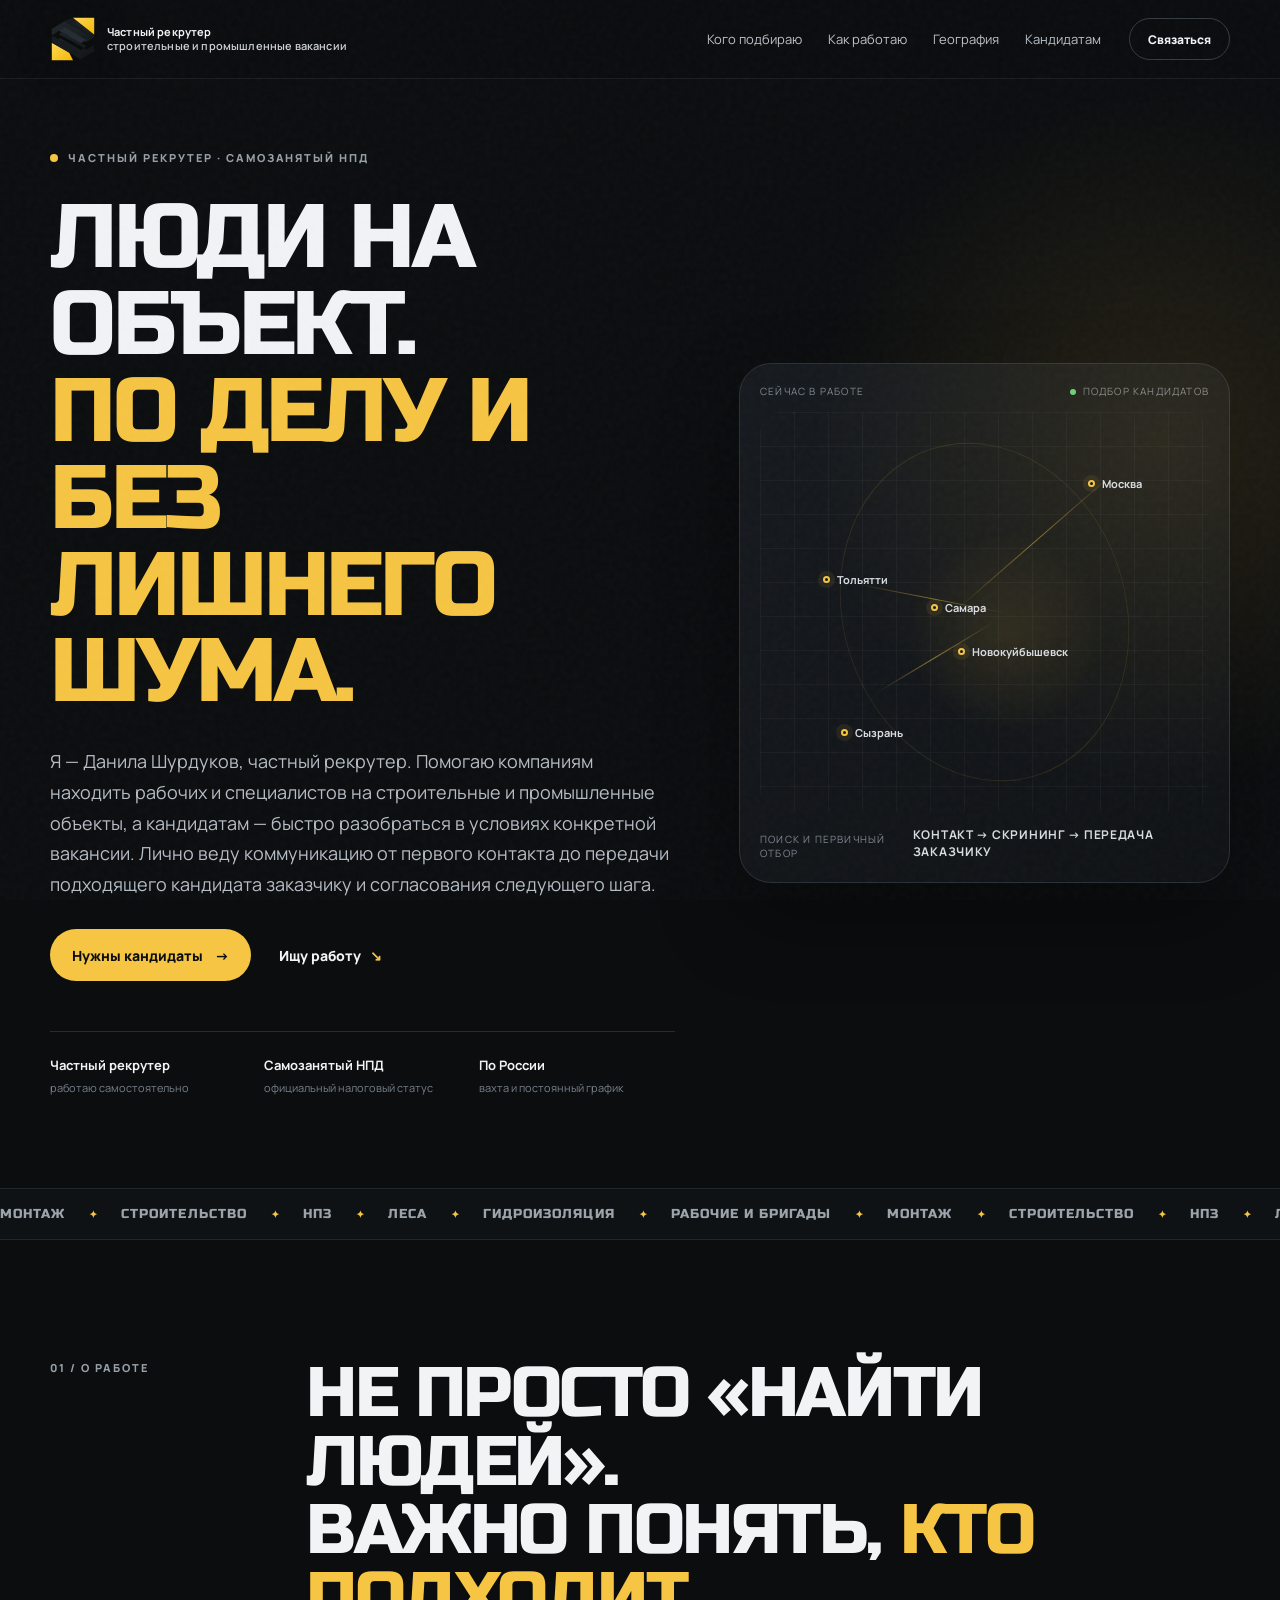
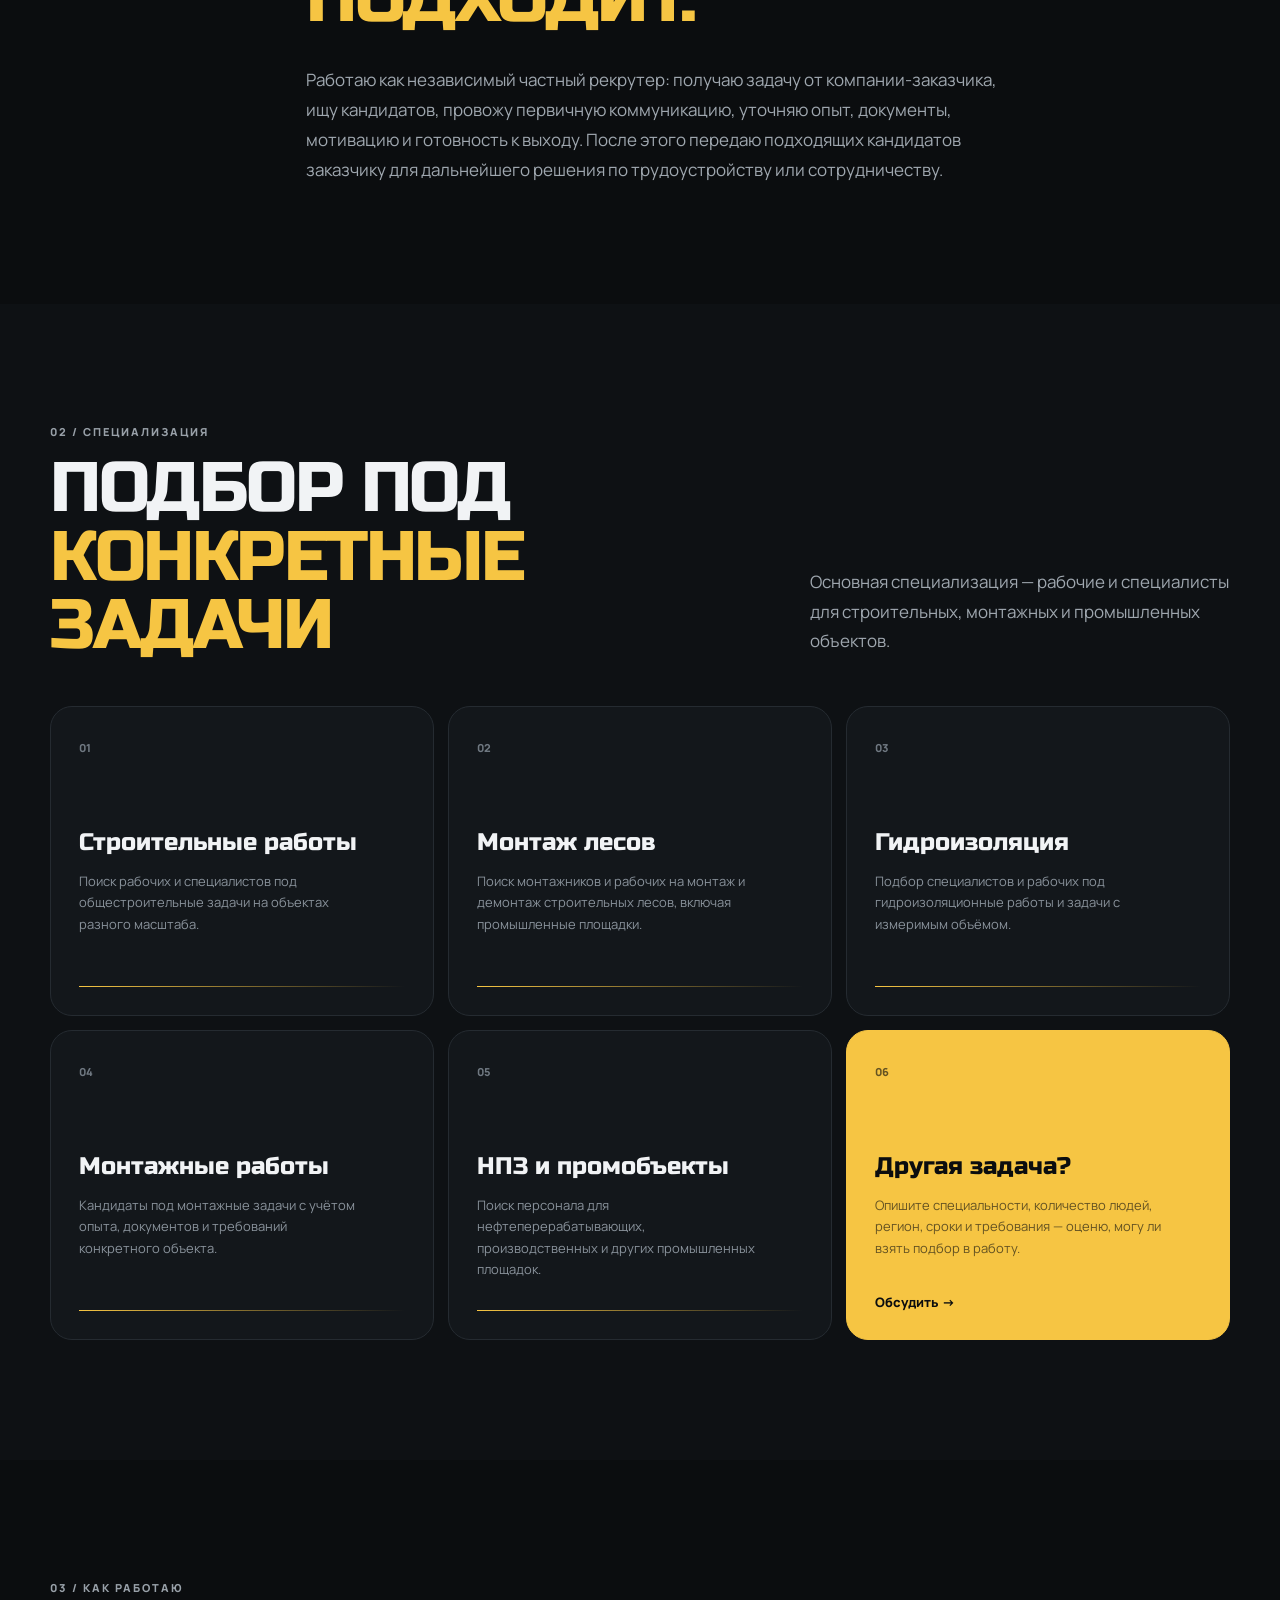
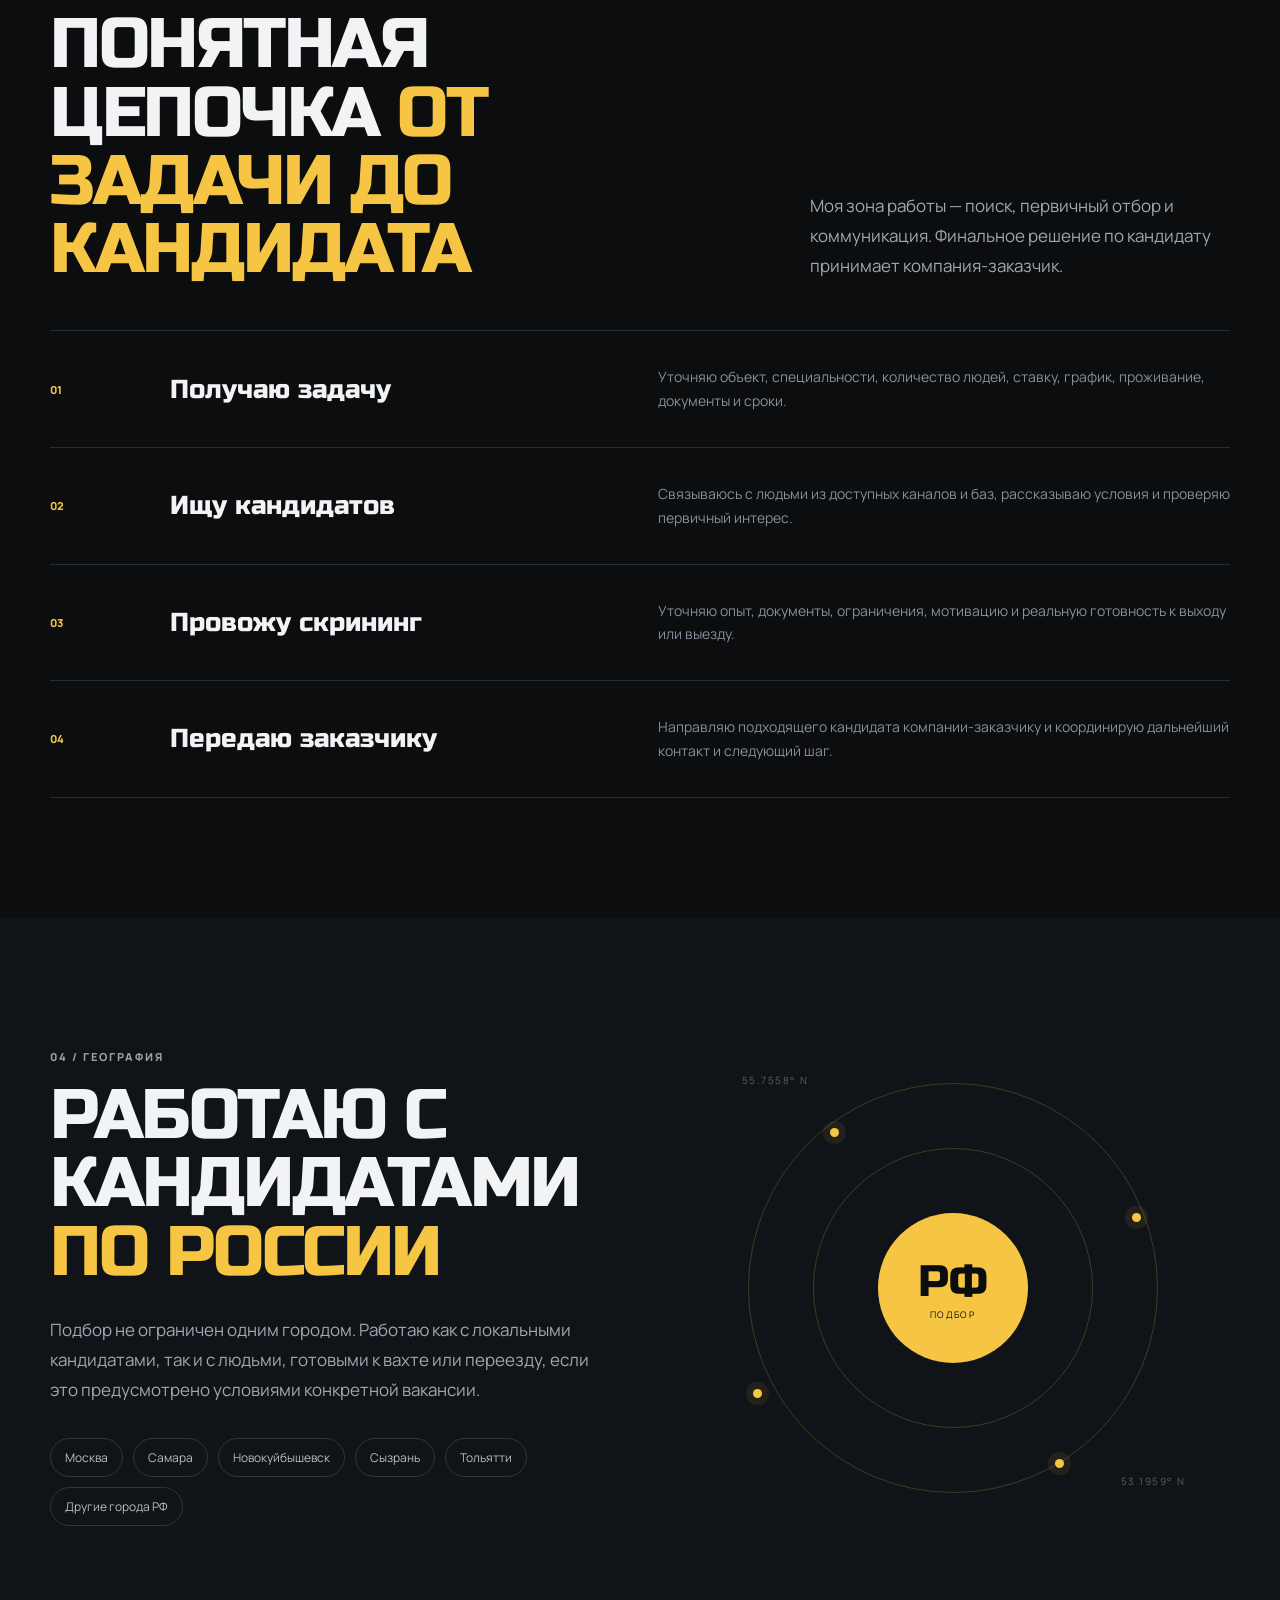
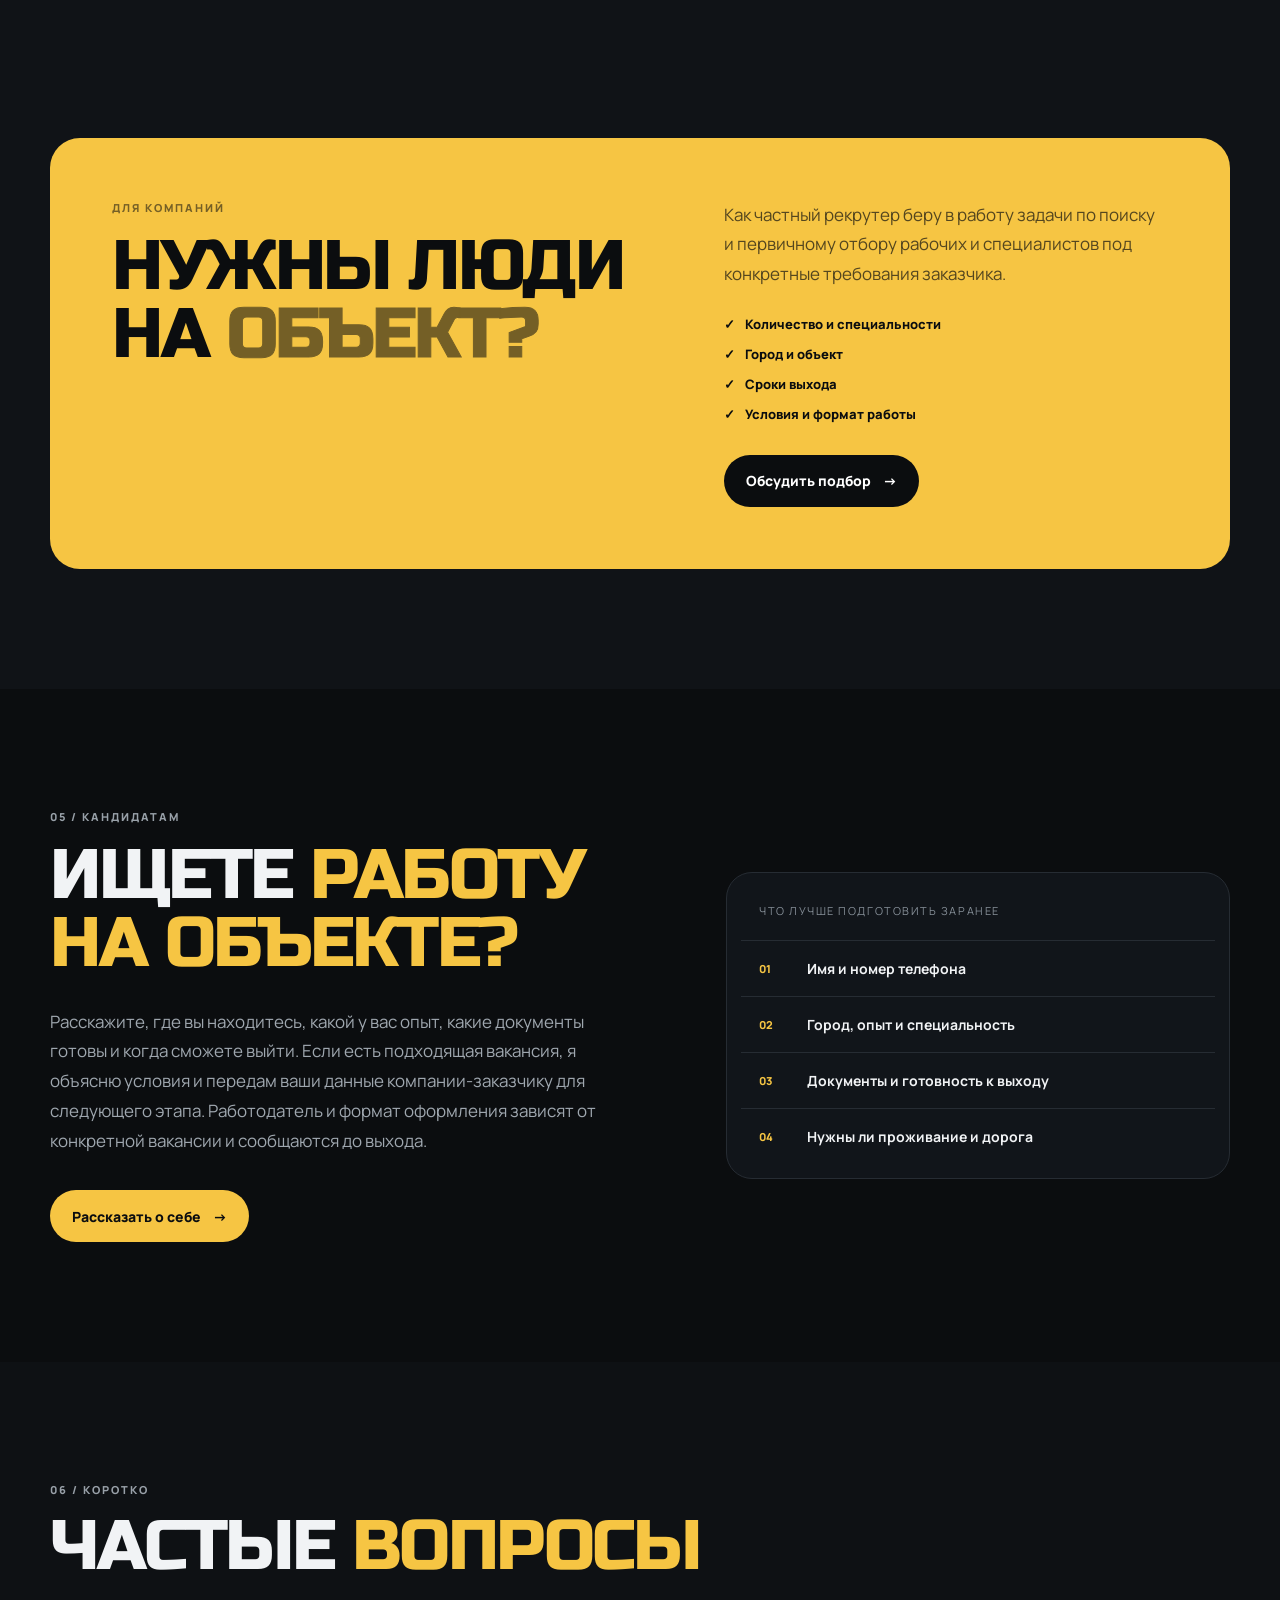
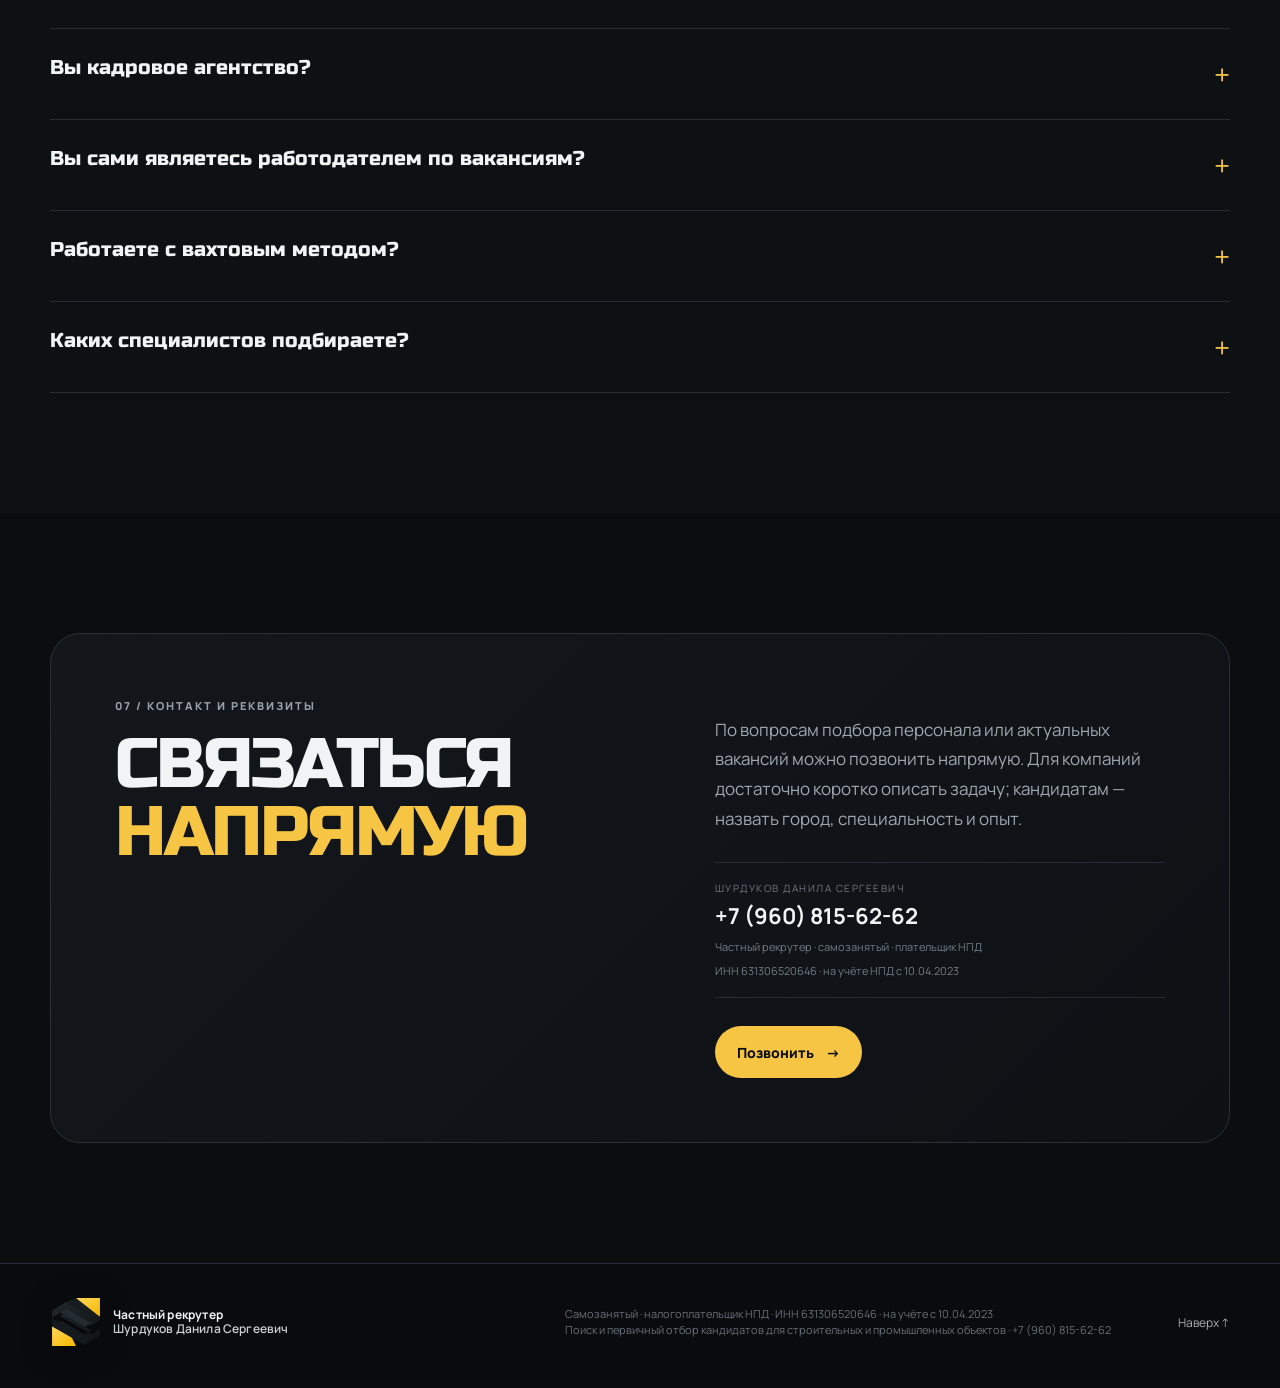
<file: index.html>
<!doctype html>
<html lang="ru">
<head>
  <meta charset="utf-8">
  <meta name="viewport" content="width=device-width, initial-scale=1">
  <meta name="theme-color" content="#0b0d0f">
  <meta name="description" content="Частный рекрутер Шурдуков Данила Сергеевич — поиск и первичный отбор рабочих и специалистов для строительных и промышленных объектов по России. Самозанятый, плательщик НПД.">
  <meta name="author" content="Шурдуков Данила Сергеевич">
  <meta property="og:title" content="Частный рекрутер | Шурдуков Данила Сергеевич">
  <meta property="og:description" content="Поиск и первичный отбор рабочих и специалистов для строительных и промышленных объектов по России.">
  <meta property="og:type" content="website">
  <meta property="og:url" content="https://subpodryad-site.onrender.com">
  <link rel="canonical" href="https://subpodryad-site.onrender.com">
  <title>Частный рекрутер | Шурдуков Данила Сергеевич</title>
  <link rel="preconnect" href="https://fonts.googleapis.com">
  <link rel="preconnect" href="https://fonts.gstatic.com" crossorigin>
  <link href="https://fonts.googleapis.com/css2?family=Manrope:wght@400;500;600;700;800&family=Russo+One&display=swap" rel="stylesheet">
  <link rel="stylesheet" href="styles.css">
  <link rel="icon" href="brand-icon.svg" type="image/svg+xml">
  <script type="application/ld+json">
  {
    "@context": "https://schema.org",
    "@type": "Person",
    "name": "Шурдуков Данила Сергеевич",
    "jobTitle": "Частный рекрутер",
    "description": "Частный рекрутер, самозанятый и плательщик налога на профессиональный доход. Поиск и первичный отбор кандидатов для строительных и промышленных объектов.",
    "telephone": "+7-960-815-62-62",
    "url": "https://subpodryad-site.onrender.com",
    "identifier": {
      "@type": "PropertyValue",
      "propertyID": "ИНН",
      "value": "631306520646"
    }
  }
  </script>
</head>
<body>
  <div class="noise"></div>

  <header class="site-header" id="top">
    <div class="container nav">
      <a class="brand brand-lockup" href="#top" aria-label="Частный рекрутер Шурдуков Данила Сергеевич">
        <img class="brand-icon" src="brand-icon.svg" alt="">
        <span class="brand-descriptor"><span>Частный рекрутер</span><span>строительные и промышленные вакансии</span></span>
      </a>
      <nav class="nav-links" aria-label="Основная навигация">
        <a href="#services">Кого подбираю</a>
        <a href="#process">Как работаю</a>
        <a href="#geography">География</a>
        <a href="#candidates">Кандидатам</a>
      </nav>
      <a class="btn btn-small btn-outline" href="#contact">Связаться</a>
      <button class="menu-button" aria-expanded="false" aria-controls="mobile-menu" aria-label="Открыть меню">
        <span></span><span></span>
      </button>
    </div>
    <div class="mobile-menu" id="mobile-menu">
      <a href="#services">Кого подбираю</a>
      <a href="#process">Как работаю</a>
      <a href="#geography">География</a>
      <a href="#candidates">Кандидатам</a>
      <a href="#contact">Связаться</a>
    </div>
  </header>

  <main>
    <section class="hero">
      <div class="container hero-grid">
        <div class="hero-copy reveal">
          <div class="eyebrow"><span class="pulse"></span> Частный рекрутер · Самозанятый НПД</div>
          <h1>ЛЮДИ НА ОБЪЕКТ.<br><span>ПО ДЕЛУ И БЕЗ ЛИШНЕГО ШУМА.</span></h1>
          <p class="hero-lead">Я — Данила Шурдуков, частный рекрутер. Помогаю компаниям находить рабочих и специалистов на строительные и промышленные объекты, а кандидатам — быстро разобраться в условиях конкретной вакансии. Лично веду коммуникацию от первого контакта до передачи подходящего кандидата заказчику и согласования следующего шага.</p>
          <div class="hero-actions">
            <a class="btn btn-primary" href="#contact">Нужны кандидаты <span>→</span></a>
            <a class="text-link" href="#candidates">Ищу работу <span>↘</span></a>
          </div>
          <div class="hero-meta">
            <div><strong>Частный рекрутер</strong><span>работаю самостоятельно</span></div>
            <div><strong>Самозанятый НПД</strong><span>официальный налоговый статус</span></div>
            <div><strong>По России</strong><span>вахта и постоянный график</span></div>
          </div>
        </div>

        <div class="hero-panel reveal delay-1" aria-label="География подбора">
          <div class="panel-top">
            <span>СЕЙЧАС В РАБОТЕ</span>
            <span class="status-dot">подбор кандидатов</span>
          </div>
          <div class="route-map">
            <div class="route-line line-a"></div>
            <div class="route-line line-b"></div>
            <div class="route-line line-c"></div>
            <span class="city city-moscow"><i></i>Москва</span>
            <span class="city city-samara"><i></i>Самара</span>
            <span class="city city-nk"><i></i>Новокуйбышевск</span>
            <span class="city city-syzran"><i></i>Сызрань</span>
            <span class="city city-tlt"><i></i>Тольятти</span>
          </div>
          <div class="panel-bottom">
            <span>Поиск и первичный отбор</span>
            <strong>Контакт → Скрининг → Передача заказчику</strong>
          </div>
        </div>
      </div>
      <div class="marquee" aria-hidden="true">
        <div class="marquee-track">
          <span>МОНТАЖ</span><b>✦</b><span>СТРОИТЕЛЬСТВО</span><b>✦</b><span>НПЗ</span><b>✦</b><span>ЛЕСА</span><b>✦</b><span>ГИДРОИЗОЛЯЦИЯ</span><b>✦</b><span>РАБОЧИЕ И БРИГАДЫ</span><b>✦</b>
          <span>МОНТАЖ</span><b>✦</b><span>СТРОИТЕЛЬСТВО</span><b>✦</b><span>НПЗ</span><b>✦</b><span>ЛЕСА</span><b>✦</b><span>ГИДРОИЗОЛЯЦИЯ</span><b>✦</b><span>РАБОЧИЕ И БРИГАДЫ</span><b>✦</b>
        </div>
      </div>
    </section>

    <section class="section intro">
      <div class="container split">
        <div class="section-label reveal">01 / О РАБОТЕ</div>
        <div class="intro-copy reveal delay-1">
          <h2>НЕ ПРОСТО «НАЙТИ ЛЮДЕЙ».<br>ВАЖНО ПОНЯТЬ, <span>КТО ПОДХОДИТ.</span></h2>
          <p>Работаю как независимый частный рекрутер: получаю задачу от компании-заказчика, ищу кандидатов, провожу первичную коммуникацию, уточняю опыт, документы, мотивацию и готовность к выходу. После этого передаю подходящих кандидатов заказчику для дальнейшего решения по трудоустройству или сотрудничеству.</p>
        </div>
      </div>
    </section>

    <section class="section services" id="services">
      <div class="container">
        <div class="section-head reveal">
          <div>
            <div class="section-label">02 / СПЕЦИАЛИЗАЦИЯ</div>
            <h2>ПОДБОР ПОД <span>КОНКРЕТНЫЕ ЗАДАЧИ</span></h2>
          </div>
          <p>Основная специализация — рабочие и специалисты для строительных, монтажных и промышленных объектов.</p>
        </div>
        <div class="service-grid">
          <article class="service-card reveal">
            <span class="service-num">01</span>
            <h3>Строительные работы</h3>
            <p>Поиск рабочих и специалистов под общестроительные задачи на объектах разного масштаба.</p>
            <div class="card-line"></div>
          </article>
          <article class="service-card reveal delay-1">
            <span class="service-num">02</span>
            <h3>Монтаж лесов</h3>
            <p>Поиск монтажников и рабочих на монтаж и демонтаж строительных лесов, включая промышленные площадки.</p>
            <div class="card-line"></div>
          </article>
          <article class="service-card reveal delay-2">
            <span class="service-num">03</span>
            <h3>Гидроизоляция</h3>
            <p>Подбор специалистов и рабочих под гидроизоляционные работы и задачи с измеримым объёмом.</p>
            <div class="card-line"></div>
          </article>
          <article class="service-card reveal">
            <span class="service-num">04</span>
            <h3>Монтажные работы</h3>
            <p>Кандидаты под монтажные задачи с учётом опыта, документов и требований конкретного объекта.</p>
            <div class="card-line"></div>
          </article>
          <article class="service-card reveal delay-1">
            <span class="service-num">05</span>
            <h3>НПЗ и промобъекты</h3>
            <p>Поиск персонала для нефтеперерабатывающих, производственных и других промышленных площадок.</p>
            <div class="card-line"></div>
          </article>
          <article class="service-card accent-card reveal delay-2">
            <span class="service-num">06</span>
            <h3>Другая задача?</h3>
            <p>Опишите специальности, количество людей, регион, сроки и требования — оценю, могу ли взять подбор в работу.</p>
            <a href="#contact">Обсудить →</a>
          </article>
        </div>
      </div>
    </section>

    <section class="section process" id="process">
      <div class="container">
        <div class="section-head reveal">
          <div>
            <div class="section-label">03 / КАК РАБОТАЮ</div>
            <h2>ПОНЯТНАЯ ЦЕПОЧКА <span>ОТ ЗАДАЧИ ДО КАНДИДАТА</span></h2>
          </div>
          <p>Моя зона работы — поиск, первичный отбор и коммуникация. Финальное решение по кандидату принимает компания-заказчик.</p>
        </div>
        <div class="process-list">
          <div class="process-row reveal">
            <span class="process-index">01</span>
            <h3>Получаю задачу</h3>
            <p>Уточняю объект, специальности, количество людей, ставку, график, проживание, документы и сроки.</p>
          </div>
          <div class="process-row reveal">
            <span class="process-index">02</span>
            <h3>Ищу кандидатов</h3>
            <p>Связываюсь с людьми из доступных каналов и баз, рассказываю условия и проверяю первичный интерес.</p>
          </div>
          <div class="process-row reveal">
            <span class="process-index">03</span>
            <h3>Провожу скрининг</h3>
            <p>Уточняю опыт, документы, ограничения, мотивацию и реальную готовность к выходу или выезду.</p>
          </div>
          <div class="process-row reveal">
            <span class="process-index">04</span>
            <h3>Передаю заказчику</h3>
            <p>Направляю подходящего кандидата компании-заказчику и координирую дальнейший контакт и следующий шаг.</p>
          </div>
        </div>
      </div>
    </section>

    <section class="section geography" id="geography">
      <div class="container geo-grid">
        <div class="geo-copy reveal">
          <div class="section-label">04 / ГЕОГРАФИЯ</div>
          <h2>РАБОТАЮ С КАНДИДАТАМИ <span>ПО РОССИИ</span></h2>
          <p>Подбор не ограничен одним городом. Работаю как с локальными кандидатами, так и с людьми, готовыми к вахте или переезду, если это предусмотрено условиями конкретной вакансии.</p>
          <div class="city-tags">
            <span>Москва</span><span>Самара</span><span>Новокуйбышевск</span><span>Сызрань</span><span>Тольятти</span><span>Другие города РФ</span>
          </div>
        </div>
        <div class="geo-visual reveal delay-1">
          <div class="coordinate c1">55.7558° N</div>
          <div class="coordinate c2">53.1959° N</div>
          <div class="geo-ring ring-1"></div>
          <div class="geo-ring ring-2"></div>
          <div class="geo-core"><span>РФ</span><small>подбор</small></div>
          <div class="geo-point p1"></div><div class="geo-point p2"></div><div class="geo-point p3"></div><div class="geo-point p4"></div>
        </div>
      </div>
    </section>

    <section class="section employer">
      <div class="container employer-card reveal">
        <div>
          <div class="section-label dark-label">ДЛЯ КОМПАНИЙ</div>
          <h2>НУЖНЫ ЛЮДИ<br>НА <span>ОБЪЕКТ?</span></h2>
        </div>
        <div class="employer-side">
          <p>Как частный рекрутер беру в работу задачи по поиску и первичному отбору рабочих и специалистов под конкретные требования заказчика.</p>
          <ul>
            <li>Количество и специальности</li>
            <li>Город и объект</li>
            <li>Сроки выхода</li>
            <li>Условия и формат работы</li>
          </ul>
          <a class="btn btn-dark" href="#contact">Обсудить подбор <span>→</span></a>
        </div>
      </div>
    </section>

    <section class="section candidates" id="candidates">
      <div class="container candidate-grid">
        <div class="candidate-copy reveal">
          <div class="section-label">05 / КАНДИДАТАМ</div>
          <h2>ИЩЕТЕ <span>РАБОТУ НА ОБЪЕКТЕ?</span></h2>
          <p>Расскажите, где вы находитесь, какой у вас опыт, какие документы готовы и когда сможете выйти. Если есть подходящая вакансия, я объясню условия и передам ваши данные компании-заказчику для следующего этапа. Работодатель и формат оформления зависят от конкретной вакансии и сообщаются до выхода.</p>
          <a class="btn btn-primary" href="#contact">Рассказать о себе <span>→</span></a>
        </div>
        <div class="candidate-checklist reveal delay-1">
          <div class="check-head">Что лучше подготовить заранее</div>
          <div class="check-item"><span>01</span><p>Имя и номер телефона</p></div>
          <div class="check-item"><span>02</span><p>Город, опыт и специальность</p></div>
          <div class="check-item"><span>03</span><p>Документы и готовность к выходу</p></div>
          <div class="check-item"><span>04</span><p>Нужны ли проживание и дорога</p></div>
        </div>
      </div>
    </section>

    <section class="section faq">
      <div class="container">
        <div class="section-head reveal">
          <div>
            <div class="section-label">06 / КОРОТКО</div>
            <h2>ЧАСТЫЕ <span>ВОПРОСЫ</span></h2>
          </div>
        </div>
        <div class="faq-list">
          <details class="reveal">
            <summary>Вы кадровое агентство?<span>+</span></summary>
            <p>Нет. Я работаю самостоятельно как частный рекрутер и зарегистрирован как налогоплательщик налога на профессиональный доход. Услуги по поиску и первичному отбору кандидатов оказываю заказчикам напрямую.</p>
          </details>
          <details class="reveal">
            <summary>Вы сами являетесь работодателем по вакансиям?<span>+</span></summary>
            <p>Не обязательно. По каждой конкретной вакансии работодатель, условия и формат оформления сообщаются кандидату отдельно. Я отвечаю за поиск, первичную коммуникацию, скрининг и передачу подходящих кандидатов заказчику.</p>
          </details>
          <details class="reveal">
            <summary>Работаете с вахтовым методом?<span>+</span></summary>
            <p>Да. При подборе учитываю готовность к переезду, дорогу, проживание и дату возможного выхода, если такие условия предусмотрены вакансией.</p>
          </details>
          <details class="reveal">
            <summary>Каких специалистов подбираете?<span>+</span></summary>
            <p>Основные направления — строительные и монтажные работы, строительные леса, гидроизоляция, НПЗ и промышленные объекты. Другие задачи обсуждаются отдельно.</p>
          </details>
        </div>
      </div>
    </section>

    <section class="section contact" id="contact">
      <div class="container contact-card reveal">
        <div>
          <div class="section-label">07 / КОНТАКТ И РЕКВИЗИТЫ</div>
          <h2>СВЯЗАТЬСЯ<br><span>НАПРЯМУЮ</span></h2>
        </div>
        <div class="contact-side">
          <p>По вопросам подбора персонала или актуальных вакансий можно позвонить напрямую. Для компаний достаточно коротко описать задачу; кандидатам — назвать город, специальность и опыт.</p>
          <div class="contact-note">
            <span>Шурдуков Данила Сергеевич</span>
            <strong><a href="tel:+79608156262">+7 (960) 815-62-62</a></strong>
            <small>Частный рекрутер · самозанятый · плательщик НПД</small>
            <small>ИНН 631306520646 · на учёте НПД с 10.04.2023</small>
          </div>
          <a class="btn btn-primary" href="tel:+79608156262">Позвонить <span>→</span></a>
        </div>
      </div>
    </section>
  </main>

  <footer>
    <div class="container footer-grid">
      <div class="brand brand-lockup footer-brand">
        <img class="brand-icon" src="brand-icon.svg" alt="">
        <span class="brand-descriptor"><span>Частный рекрутер</span><span>Шурдуков Данила Сергеевич</span></span>
      </div>
      <p>Самозанятый · налогоплательщик НПД · ИНН 631306520646 · на учёте с 10.04.2023<br>Поиск и первичный отбор кандидатов для строительных и промышленных объектов · <a href="tel:+79608156262">+7 (960) 815-62-62</a></p>
      <a href="#top">Наверх ↑</a>
    </div>
  </footer>

  <script src="script.js"></script>
</body>
</html>
</file>
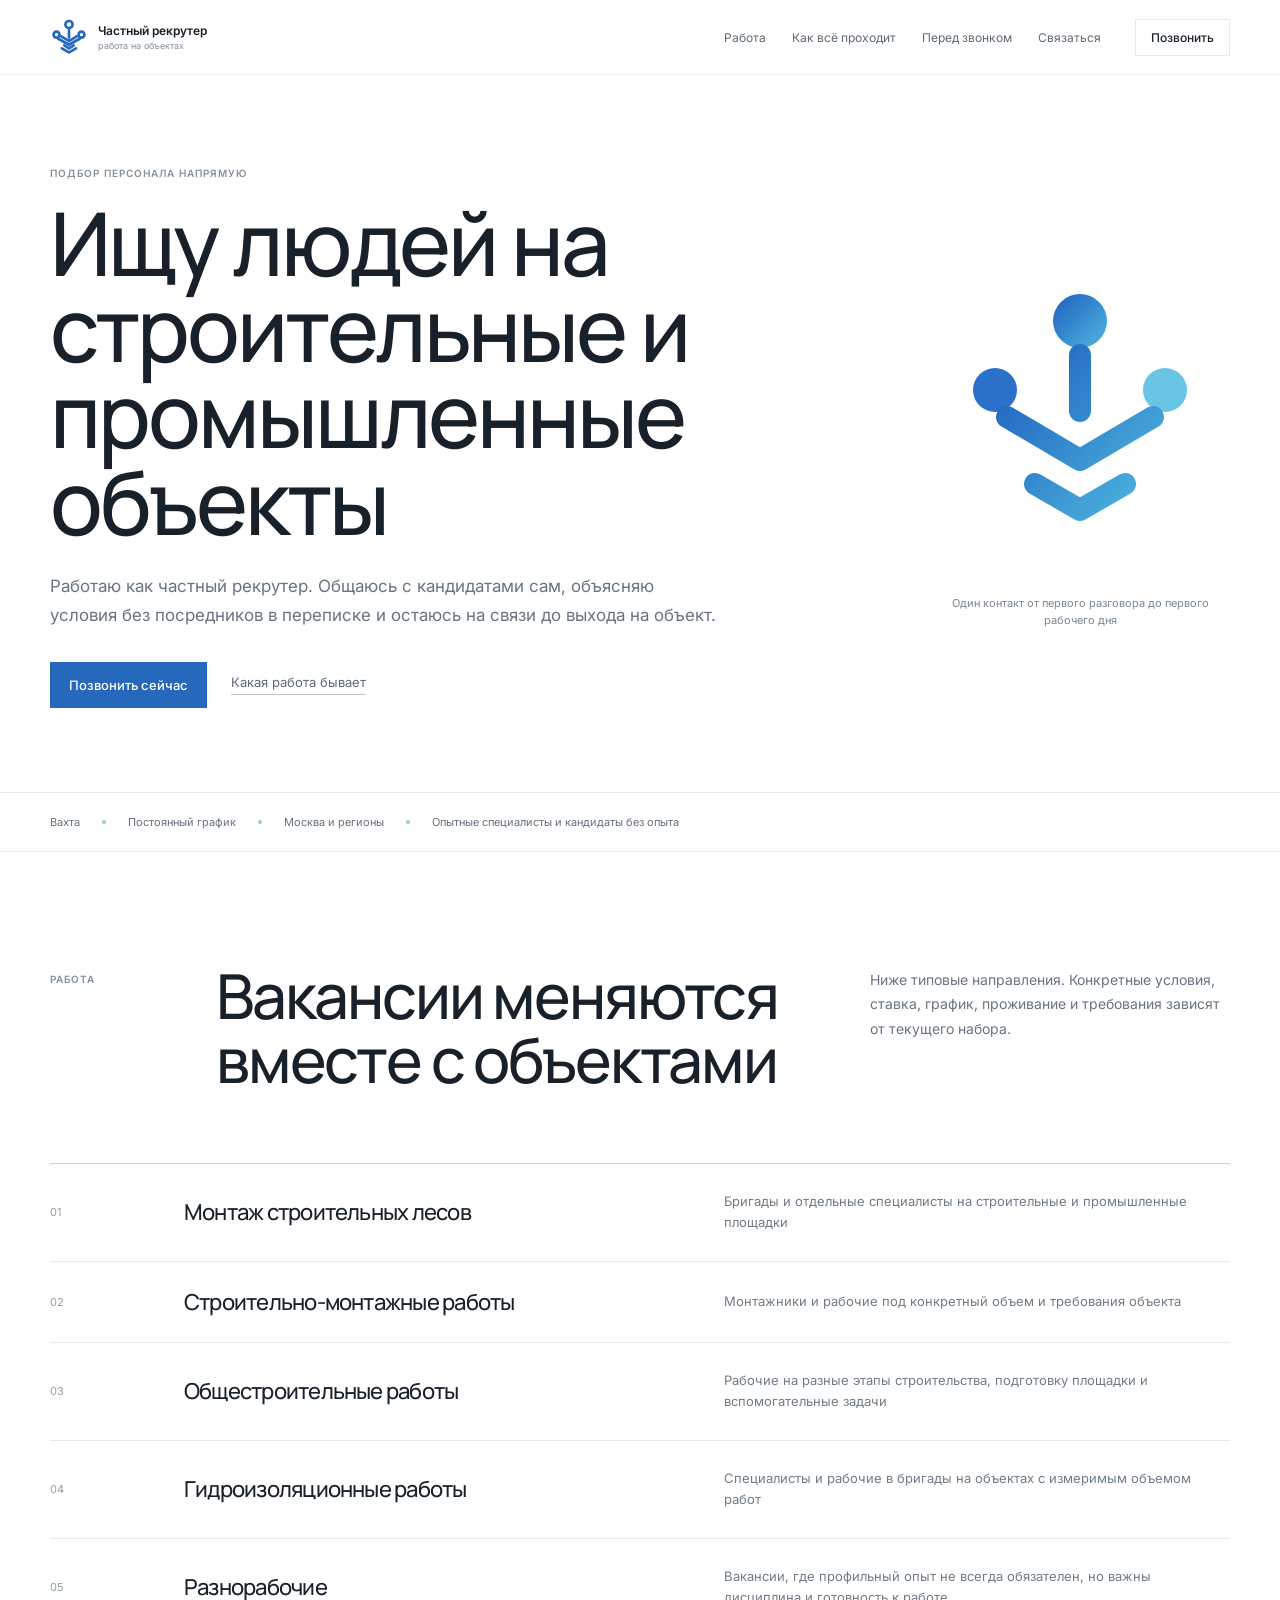
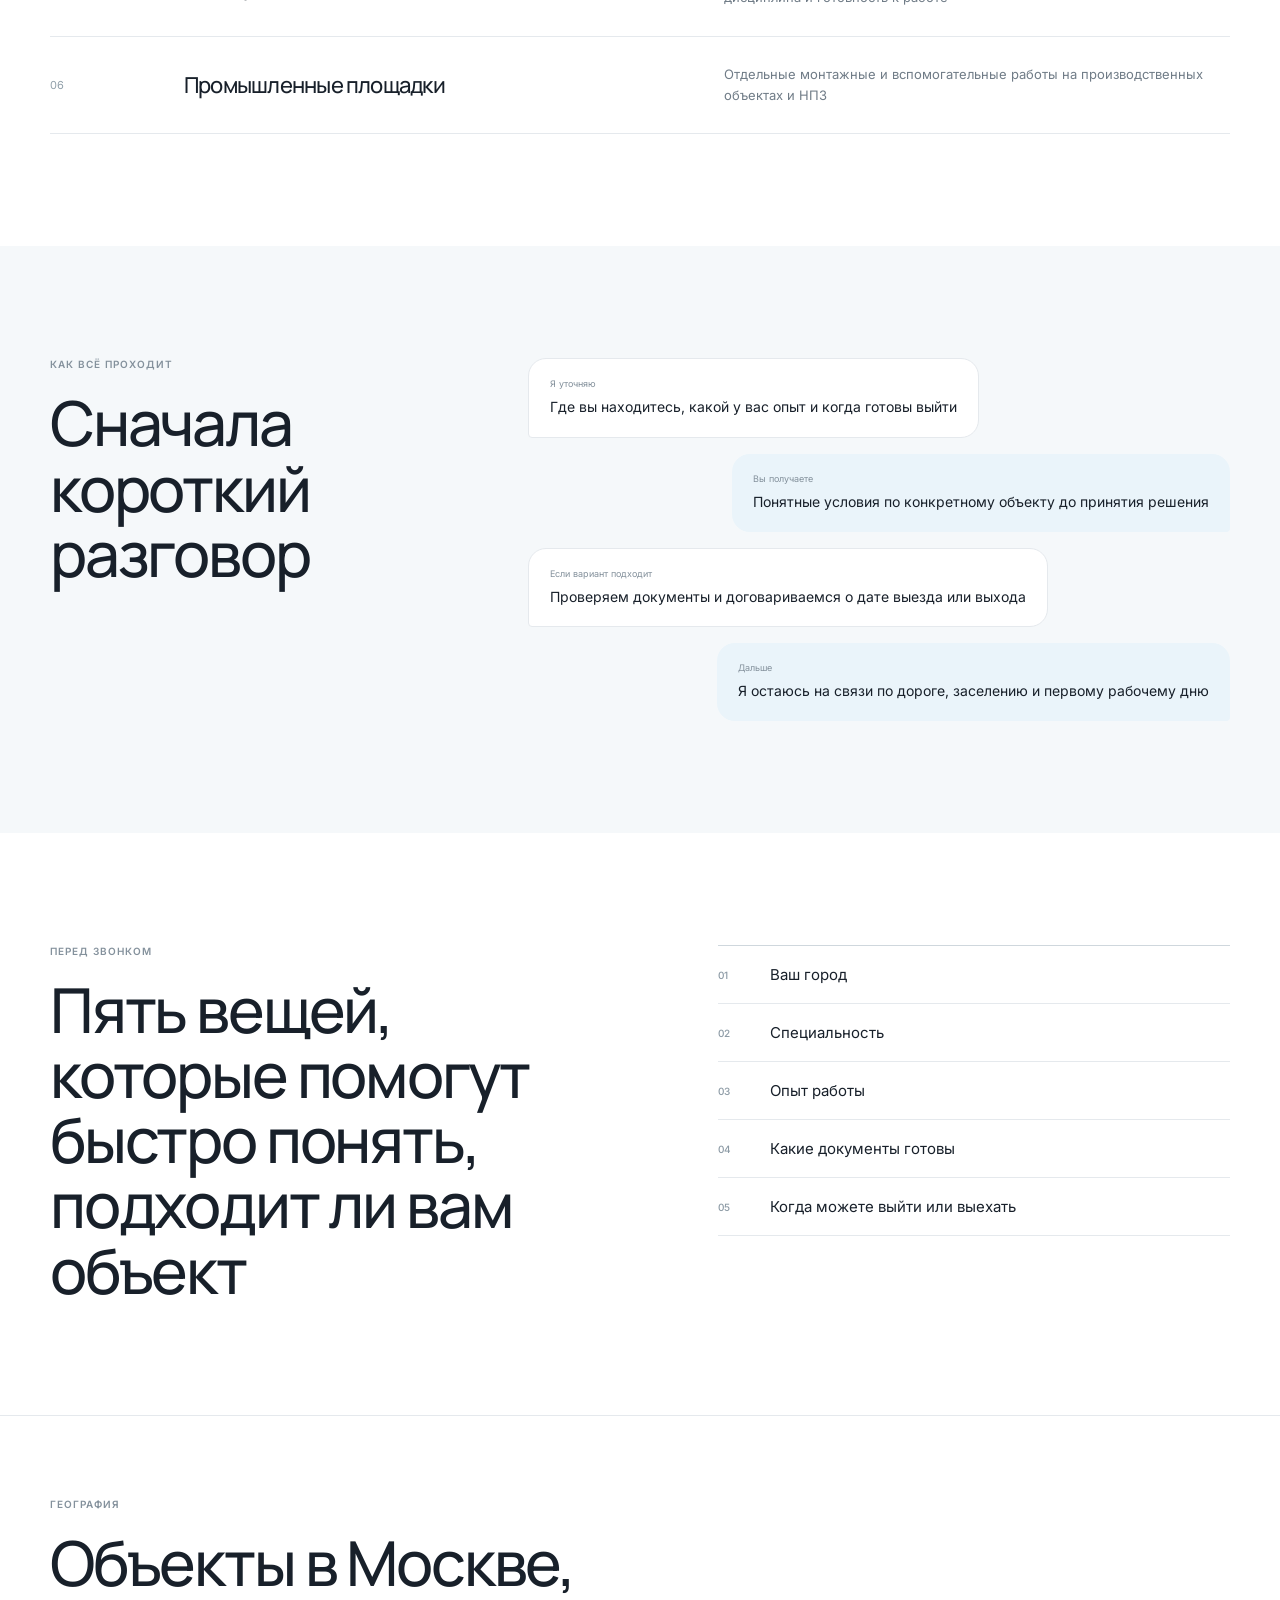
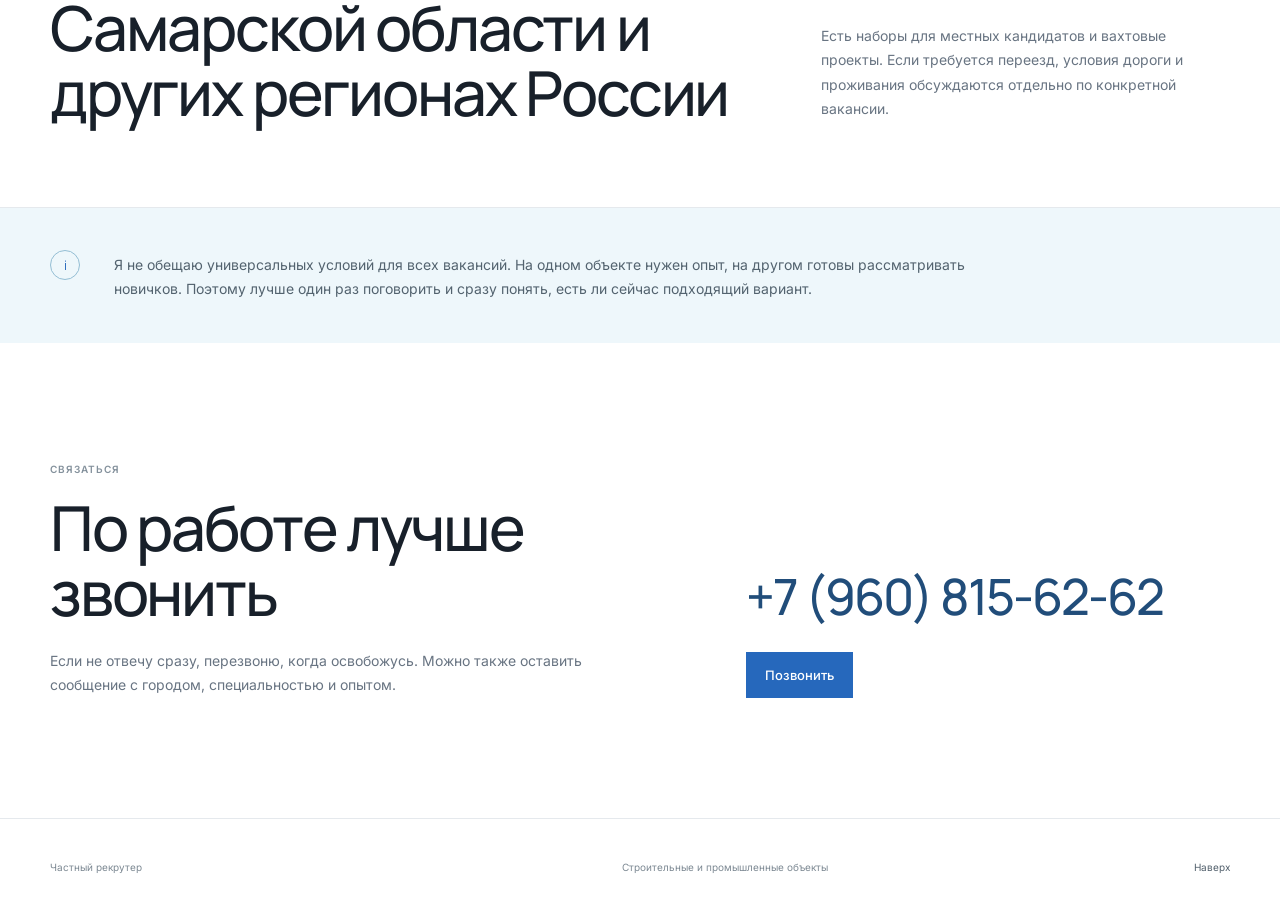
<file: private-recruiter/index.html>
<!doctype html>
<html lang="ru">
<head>
  <meta charset="utf-8">
  <meta name="viewport" content="width=device-width, initial-scale=1">
  <meta name="theme-color" content="#ffffff">
  <meta name="description" content="Частный рекрутер. Подбор рабочих и специалистов на строительные и промышленные объекты по России.">
  <title>Частный рекрутер | Работа на объектах</title>
  <link rel="preconnect" href="https://fonts.googleapis.com">
  <link rel="preconnect" href="https://fonts.gstatic.com" crossorigin>
  <link href="https://fonts.googleapis.com/css2?family=Inter:wght@400;500;600&family=Manrope:wght@500;600&display=swap" rel="stylesheet">
  <link rel="stylesheet" href="styles.css">
</head>
<body>
  <header class="site-header">
    <div class="shell nav">
      <a class="brand" href="#top" aria-label="Частный рекрутер">
        <svg class="brand-mark" viewBox="0 0 64 64" aria-hidden="true">
          <circle cx="32" cy="11" r="6"></circle>
          <circle cx="11" cy="28" r="5"></circle>
          <circle cx="53" cy="28" r="5"></circle>
          <path d="M32 20v13M14 35l18 10 18-10M20 51l12 7 12-7"></path>
          <path d="M19 31l13 8 13-8M24 46l8 5 8-5"></path>
        </svg>
        <span>
          <strong>Частный рекрутер</strong>
          <small>работа на объектах</small>
        </span>
      </a>

      <nav class="nav-links" aria-label="Навигация">
        <a href="#work">Работа</a>
        <a href="#how">Как всё проходит</a>
        <a href="#before-call">Перед звонком</a>
        <a href="#contact">Связаться</a>
      </nav>

      <a class="nav-call" href="tel:+79608156262">Позвонить</a>

      <button class="menu-btn" type="button" aria-label="Открыть меню" aria-expanded="false">
        <span></span><span></span>
      </button>
    </div>

    <div class="mobile-nav">
      <a href="#work">Работа</a>
      <a href="#how">Как всё проходит</a>
      <a href="#before-call">Перед звонком</a>
      <a href="#contact">Связаться</a>
    </div>
  </header>

  <main id="top">
    <section class="hero">
      <div class="shell hero-layout">
        <div class="hero-copy">
          <div class="overline">Подбор персонала напрямую</div>
          <h1>Ищу людей на строительные и промышленные объекты</h1>
          <p>
            Работаю как частный рекрутер. Общаюсь с кандидатами сам, объясняю условия без посредников в переписке и остаюсь на связи до выхода на объект.
          </p>
          <div class="hero-actions">
            <a class="call-button" href="tel:+79608156262">Позвонить сейчас</a>
            <a class="quiet-link" href="#work">Какая работа бывает</a>
          </div>
        </div>

        <div class="hero-sign">
          <svg viewBox="0 0 300 300" aria-hidden="true">
            <defs>
              <linearGradient id="blueA" x1="0" y1="0" x2="1" y2="1">
                <stop offset="0" stop-color="#1d5fbf"/>
                <stop offset="1" stop-color="#4fb7df"/>
              </linearGradient>
            </defs>
            <circle cx="150" cy="48" r="27" fill="url(#blueA)"/>
            <circle cx="65" cy="117" r="22" fill="#2c70c9"/>
            <circle cx="235" cy="117" r="22" fill="#69c4e6"/>
            <path d="M150 82v56M77 144l73 43 73-43M105 211l45 26 45-26" fill="none" stroke="url(#blueA)" stroke-width="22" stroke-linecap="round" stroke-linejoin="round"/>
            <path d="M116 143l34 20 34-20" fill="none" stroke="#ffffff" stroke-width="7" stroke-linecap="round"/>
          </svg>
          <p>Один контакт от первого разговора до первого рабочего дня</p>
        </div>
      </div>
    </section>

    <section class="ticker" aria-label="Коротко о формате работы">
      <div class="shell ticker-inner">
        <span>Вахта</span>
        <i></i>
        <span>Постоянный график</span>
        <i></i>
        <span>Москва и регионы</span>
        <i></i>
        <span>Опытные специалисты и кандидаты без опыта</span>
      </div>
    </section>

    <section class="work-section" id="work">
      <div class="shell">
        <div class="work-intro">
          <span>Работа</span>
          <h2>Вакансии меняются вместе с объектами</h2>
          <p>Ниже типовые направления. Конкретные условия, ставка, график, проживание и требования зависят от текущего набора.</p>
        </div>

        <div class="work-list">
          <div class="work-row">
            <span class="work-no">01</span>
            <h3>Монтаж строительных лесов</h3>
            <p>Бригады и отдельные специалисты на строительные и промышленные площадки</p>
          </div>
          <div class="work-row">
            <span class="work-no">02</span>
            <h3>Строительно-монтажные работы</h3>
            <p>Монтажники и рабочие под конкретный объем и требования объекта</p>
          </div>
          <div class="work-row">
            <span class="work-no">03</span>
            <h3>Общестроительные работы</h3>
            <p>Рабочие на разные этапы строительства, подготовку площадки и вспомогательные задачи</p>
          </div>
          <div class="work-row">
            <span class="work-no">04</span>
            <h3>Гидроизоляционные работы</h3>
            <p>Специалисты и рабочие в бригады на объектах с измеримым объемом работ</p>
          </div>
          <div class="work-row">
            <span class="work-no">05</span>
            <h3>Разнорабочие</h3>
            <p>Вакансии, где профильный опыт не всегда обязателен, но важны дисциплина и готовность к работе</p>
          </div>
          <div class="work-row">
            <span class="work-no">06</span>
            <h3>Промышленные площадки</h3>
            <p>Отдельные монтажные и вспомогательные работы на производственных объектах и НПЗ</p>
          </div>
        </div>
      </div>
    </section>

    <section class="dialog-section" id="how">
      <div class="shell dialog-layout">
        <div class="dialog-title">
          <span>Как всё проходит</span>
          <h2>Сначала короткий разговор</h2>
        </div>

        <div class="conversation">
          <div class="message recruiter">
            <small>Я уточняю</small>
            <p>Где вы находитесь, какой у вас опыт и когда готовы выйти</p>
          </div>
          <div class="message candidate">
            <small>Вы получаете</small>
            <p>Понятные условия по конкретному объекту до принятия решения</p>
          </div>
          <div class="message recruiter">
            <small>Если вариант подходит</small>
            <p>Проверяем документы и договариваемся о дате выезда или выхода</p>
          </div>
          <div class="message candidate">
            <small>Дальше</small>
            <p>Я остаюсь на связи по дороге, заселению и первому рабочему дню</p>
          </div>
        </div>
      </div>
    </section>

    <section class="before-section" id="before-call">
      <div class="shell before-layout">
        <div class="before-copy">
          <span>Перед звонком</span>
          <h2>Пять вещей, которые помогут быстро понять, подходит ли вам объект</h2>
        </div>

        <ol class="before-list">
          <li><b>01</b><span>Ваш город</span></li>
          <li><b>02</b><span>Специальность</span></li>
          <li><b>03</b><span>Опыт работы</span></li>
          <li><b>04</b><span>Какие документы готовы</span></li>
          <li><b>05</b><span>Когда можете выйти или выехать</span></li>
        </ol>
      </div>
    </section>

    <section class="location-section">
      <div class="shell location-layout">
        <div>
          <span>География</span>
          <h2>Объекты в Москве, Самарской области и других регионах России</h2>
        </div>
        <p>
          Есть наборы для местных кандидатов и вахтовые проекты. Если требуется переезд, условия дороги и проживания обсуждаются отдельно по конкретной вакансии.
        </p>
      </div>
    </section>

    <section class="personal-note">
      <div class="shell note-layout">
        <div class="note-mark">i</div>
        <p>
          Я не обещаю универсальных условий для всех вакансий. На одном объекте нужен опыт, на другом готовы рассматривать новичков. Поэтому лучше один раз поговорить и сразу понять, есть ли сейчас подходящий вариант.
        </p>
      </div>
    </section>

    <section class="contact-section" id="contact">
      <div class="shell contact-layout">
        <div class="contact-copy">
          <span>Связаться</span>
          <h2>По работе лучше звонить</h2>
          <p>Если не отвечу сразу, перезвоню, когда освобожусь. Можно также оставить сообщение с городом, специальностью и опытом.</p>
        </div>
        <div class="contact-action">
          <a class="phone" href="tel:+79608156262">+7 (960) 815-62-62</a>
          <a class="call-button" href="tel:+79608156262">Позвонить</a>
        </div>
      </div>
    </section>
  </main>

  <footer>
    <div class="shell footer">
      <span>Частный рекрутер</span>
      <span>Строительные и промышленные объекты</span>
      <a href="#top">Наверх</a>
    </div>
  </footer>

  <script src="script.js"></script>
</body>
</html>
</file>
<file: styles.css>
:root{
  --bg:#0b0d0f;
  --bg-2:#111418;
  --card:#15191e;
  --line:#262c33;
  --text:#f1f3f5;
  --muted:#98a0a8;
  --accent:#f6c543;
  --accent-2:#ffd866;
  --dark:#0b0d0f;
  --max:1180px;
  --radius:26px;
}
*{box-sizing:border-box}
html{scroll-behavior:smooth}
body{
  margin:0;
  font-family:"Manrope",sans-serif;
  background:var(--bg);
  color:var(--text);
  overflow-x:hidden;
}
body.menu-open{overflow:hidden}
a{color:inherit;text-decoration:none}
button{font:inherit}
.container{width:min(calc(100% - 40px),var(--max));margin:0 auto}
.noise{
  position:fixed;inset:0;pointer-events:none;opacity:.045;z-index:99;
  background-image:url("data:image/svg+xml,%3Csvg viewBox='0 0 180 180' xmlns='http://www.w3.org/2000/svg'%3E%3Cfilter id='n'%3E%3CfeTurbulence type='fractalNoise' baseFrequency='.85' numOctaves='3' stitchTiles='stitch'/%3E%3C/filter%3E%3Crect width='100%25' height='100%25' filter='url(%23n)' opacity='.7'/%3E%3C/svg%3E");
}
.site-header{
  position:fixed;top:0;left:0;right:0;z-index:50;
  background:rgba(11,13,15,.78);backdrop-filter:blur(16px);
  border-bottom:1px solid rgba(255,255,255,.07);
}
.nav{height:78px;display:flex;align-items:center;gap:28px}
.brand{display:inline-flex;align-items:center;gap:11px;font-weight:800}
.brand-lockup{flex:0 0 auto;min-width:218px}
.brand-icon{width:46px;height:46px;display:block;object-fit:contain;filter:drop-shadow(0 5px 16px rgba(0,0,0,.28))}
.brand-descriptor{display:flex;flex-direction:column;gap:2px;color:#f2f4f5;font-size:11px;font-weight:700;line-height:1.05;letter-spacing:.015em;white-space:nowrap}
.brand-descriptor span:last-child{color:#cbd1d6;font-weight:600}
.nav-links{display:flex;gap:26px;margin-left:auto}
.nav-links a{font-size:13px;color:#bcc3ca;transition:.2s}
.nav-links a:hover{color:var(--text)}
.btn{
  display:inline-flex;align-items:center;justify-content:center;gap:12px;
  min-height:52px;padding:0 22px;border-radius:999px;font-weight:800;font-size:14px;
  transition:transform .2s,background .2s,border-color .2s;
}
.btn:hover{transform:translateY(-2px)}
.btn-small{min-height:42px;padding:0 18px;font-size:12px}
.btn-outline{border:1px solid #353b42}
.btn-outline:hover{border-color:#626b74}
.btn-primary{background:var(--accent);color:var(--dark)}
.btn-primary:hover{background:var(--accent-2)}
.btn-dark{background:var(--dark);color:white}
.menu-button{display:none;margin-left:auto;background:none;border:0;width:42px;height:42px;position:relative}
.menu-button span{position:absolute;left:9px;right:9px;height:2px;background:white;transition:.25s}
.menu-button span:first-child{top:15px}.menu-button span:last-child{top:25px}
.menu-button[aria-expanded="true"] span:first-child{transform:translateY(5px) rotate(45deg)}
.menu-button[aria-expanded="true"] span:last-child{transform:translateY(-5px) rotate(-45deg)}
.mobile-menu{display:none}

.hero{padding:150px 0 0;min-height:840px;position:relative}
.hero:before{
  content:"";position:absolute;width:760px;height:760px;right:-260px;top:60px;
  background:radial-gradient(circle,rgba(246,197,67,.11),transparent 65%);pointer-events:none;
}
.hero-grid{display:grid;grid-template-columns:1.12fr .88fr;gap:64px;align-items:center}
.eyebrow,.section-label{
  color:var(--muted);font-size:11px;font-weight:800;letter-spacing:.18em;text-transform:uppercase;
}
.eyebrow{display:flex;align-items:center;gap:10px;margin-bottom:30px}
.pulse{width:8px;height:8px;border-radius:50%;background:var(--accent);box-shadow:0 0 0 0 rgba(246,197,67,.5);animation:pulse 2s infinite}
@keyframes pulse{70%{box-shadow:0 0 0 9px rgba(246,197,67,0)}100%{box-shadow:0 0 0 0 rgba(246,197,67,0)}}
h1,h2{
  margin:0;font-family:"Russo One",sans-serif;font-weight:400;letter-spacing:-.035em;line-height:.97;
}
h1{font-size:clamp(54px,7vw,98px)}
h1 span,h2 span{color:var(--accent)}
.hero-lead{font-size:18px;line-height:1.7;color:#b6bdc5;max-width:680px;margin:30px 0}
.hero-actions{display:flex;align-items:center;gap:28px}
.text-link{font-weight:800;font-size:14px}
.text-link span{color:var(--accent);margin-left:6px}
.hero-meta{display:grid;grid-template-columns:repeat(3,1fr);gap:18px;margin-top:50px;padding-top:24px;border-top:1px solid var(--line)}
.hero-meta strong,.hero-meta span{display:block}
.hero-meta strong{font-size:13px;margin-bottom:6px}
.hero-meta span{font-size:11px;color:#77808a;line-height:1.45}

.hero-panel{
  border:1px solid #2a3037;background:linear-gradient(145deg,#161a1f,#0f1215);
  border-radius:32px;padding:20px;min-height:520px;box-shadow:0 35px 80px rgba(0,0,0,.35);
  transform:rotate(1.2deg);
}
.panel-top,.panel-bottom{display:flex;justify-content:space-between;align-items:center;font-size:10px;letter-spacing:.12em;color:#7f8892;text-transform:uppercase}
.status-dot:before{content:"";width:6px;height:6px;border-radius:50%;background:#63d17a;display:inline-block;margin-right:7px}
.route-map{
  position:relative;height:400px;margin:14px 0;border-radius:22px;overflow:hidden;
  background:
    linear-gradient(rgba(255,255,255,.035) 1px,transparent 1px),
    linear-gradient(90deg,rgba(255,255,255,.035) 1px,transparent 1px),
    radial-gradient(circle at 55% 55%,rgba(246,197,67,.10),transparent 31%);
  background-size:34px 34px,34px 34px,100% 100%;
}
.route-map:after{
  content:"";position:absolute;inset:28px;border:1px solid rgba(246,197,67,.12);border-radius:50%;
  transform:rotate(-18deg) scaleX(.72);
}
.city{position:absolute;font-size:11px;font-weight:700;color:#d8dde1;z-index:3;display:flex;align-items:center;gap:7px}
.city i{width:7px;height:7px;border:2px solid var(--accent);background:#15191e;border-radius:50%;box-shadow:0 0 0 5px rgba(246,197,67,.08)}
.city-moscow{top:16%;right:15%}.city-samara{top:47%;left:38%}.city-nk{top:58%;left:44%}.city-syzran{bottom:18%;left:18%}.city-tlt{top:40%;left:14%}
.route-line{position:absolute;height:1px;background:linear-gradient(90deg,transparent,var(--accent),transparent);transform-origin:left center;opacity:.5;z-index:2}
.line-a{width:205px;left:44%;top:49%;transform:rotate(-41deg)}
.line-b{width:150px;left:22%;top:43%;transform:rotate(11deg)}
.line-c{width:135px;left:26%;top:70%;transform:rotate(-31deg)}
.panel-bottom{align-items:flex-end}
.panel-bottom span,.panel-bottom strong{display:block}
.panel-bottom strong{font-size:12px;color:#d7dce1;letter-spacing:.06em}

.marquee{overflow:hidden;border-top:1px solid #22272d;border-bottom:1px solid #22272d;margin-top:92px;background:#0f1215}
.marquee-track{display:flex;align-items:center;width:max-content;gap:24px;padding:17px 0;animation:scroll 28s linear infinite}
.marquee span{font-family:"Russo One";font-size:13px;color:#9ba3ab;letter-spacing:.08em}
.marquee b{color:var(--accent);font-size:10px}
@keyframes scroll{to{transform:translateX(-50%)}}

.section{padding:120px 0}
.split{display:grid;grid-template-columns:200px 1fr;gap:56px}
.intro-copy{max-width:900px}
h2{font-size:clamp(42px,5.5vw,72px)}
.intro-copy p,.section-head p,.geo-copy p,.candidate-copy p,.contact-side p,.employer-side>p{
  color:#9fa7af;font-size:17px;line-height:1.75;
}
.intro-copy p{max-width:700px;margin:32px 0 0}
.section-head{display:flex;justify-content:space-between;align-items:flex-end;gap:50px;margin-bottom:46px}
.section-head h2{margin-top:16px}
.section-head p{max-width:420px;margin:0 0 4px}

.services{background:#0e1114}
.service-grid{display:grid;grid-template-columns:repeat(3,1fr);gap:14px}
.service-card{
  min-height:310px;padding:28px;border:1px solid #252b31;border-radius:22px;background:#13171b;position:relative;overflow:hidden;
  transition:.25s;
}
.service-card:hover{transform:translateY(-4px);border-color:#424a52}
.service-num{font-size:11px;color:#6f7881;font-weight:800}
.service-card h3{font-family:"Russo One";font-weight:400;font-size:24px;line-height:1.15;margin:72px 0 14px}
.service-card p{font-size:13px;line-height:1.65;color:#89929b;max-width:290px}
.card-line{position:absolute;left:28px;right:28px;bottom:28px;height:1px;background:linear-gradient(90deg,var(--accent),transparent)}
.accent-card{background:var(--accent);color:var(--dark);border-color:var(--accent)}
.accent-card .service-num,.accent-card p{color:rgba(11,13,15,.62)}
.accent-card a{position:absolute;left:28px;bottom:28px;font-weight:800;font-size:13px}

.process{background:#0b0d0f}
.process-list{border-top:1px solid var(--line)}
.process-row{
  display:grid;grid-template-columns:90px 1fr 1.25fr;gap:30px;align-items:center;
  padding:34px 0;border-bottom:1px solid var(--line);
}
.process-index{color:var(--accent);font-size:11px;font-weight:800}
.process-row h3{margin:0;font-family:"Russo One";font-weight:400;font-size:26px}
.process-row p{margin:0;color:#87909a;line-height:1.7;font-size:14px}

.geography{background:#101317}
.geo-grid{display:grid;grid-template-columns:1fr 1fr;gap:70px;align-items:center}
.geo-copy h2{margin:18px 0 28px}
.geo-copy p{max-width:560px}
.city-tags{display:flex;flex-wrap:wrap;gap:10px;margin-top:34px}
.city-tags span{border:1px solid #30363d;border-radius:999px;padding:10px 14px;font-size:12px;color:#b7bec5}
.geo-visual{height:500px;position:relative;display:grid;place-items:center}
.geo-ring{position:absolute;border:1px solid rgba(246,197,67,.22);border-radius:50%}
.ring-1{width:410px;height:410px}.ring-2{width:280px;height:280px}
.geo-core{width:150px;height:150px;border-radius:50%;background:var(--accent);color:var(--dark);display:grid;place-items:center;align-content:center;position:relative;z-index:2}
.geo-core span{font-family:"Russo One";font-size:44px}.geo-core small{text-transform:uppercase;letter-spacing:.15em;font-size:9px}
.coordinate{position:absolute;color:#59616a;font-size:10px;letter-spacing:.15em}.c1{top:7%;left:12%}.c2{right:8%;bottom:10%}
.geo-point{position:absolute;width:9px;height:9px;border-radius:50%;background:var(--accent);box-shadow:0 0 0 7px rgba(246,197,67,.08)}
.p1{top:18%;left:28%}.p2{right:16%;top:35%}.p3{left:14%;bottom:28%}.p4{right:30%;bottom:14%}

.employer{padding-top:80px;background:#101317}
.employer-card{background:var(--accent);color:var(--dark);border-radius:30px;padding:62px;display:grid;grid-template-columns:1.1fr .9fr;gap:70px}
.employer-card h2{margin-top:18px}
.employer-card h2 span{color:var(--dark);-webkit-text-stroke:1px var(--dark);opacity:.55}
.dark-label{color:rgba(11,13,15,.55)}
.employer-side>p{color:rgba(11,13,15,.69);margin-top:0}
.employer-side ul{list-style:none;padding:0;margin:26px 0 32px;display:grid;gap:12px}
.employer-side li{font-weight:800;font-size:13px}
.employer-side li:before{content:"✓";margin-right:10px}

.candidates{background:#0b0d0f}
.candidate-grid{display:grid;grid-template-columns:1fr .86fr;gap:90px;align-items:center}
.candidate-copy h2{margin:18px 0 28px}
.candidate-copy .btn{margin-top:18px}
.candidate-checklist{border:1px solid var(--line);border-radius:26px;padding:14px;background:#11151a}
.check-head{padding:16px 18px 22px;color:#858e97;font-size:11px;text-transform:uppercase;letter-spacing:.14em}
.check-item{display:grid;grid-template-columns:48px 1fr;align-items:center;border-top:1px solid var(--line);padding:18px}
.check-item span{color:var(--accent);font-size:11px;font-weight:800}
.check-item p{margin:0;font-weight:700;font-size:14px}

.faq{background:#0e1114}
.faq-list{border-top:1px solid var(--line)}
details{border-bottom:1px solid var(--line)}
summary{list-style:none;cursor:pointer;padding:26px 0;font-family:"Russo One";font-size:20px;display:flex;justify-content:space-between;gap:30px}
summary::-webkit-details-marker{display:none}
summary span{color:var(--accent);font-family:"Manrope";font-size:28px;font-weight:400;transition:.2s}
details[open] summary span{transform:rotate(45deg)}
details p{max-width:780px;margin:-8px 0 26px;color:#8d969f;line-height:1.75;font-size:14px}

.contact{background:#0b0d0f}
.contact-card{border:1px solid #2a3037;border-radius:30px;padding:64px;display:grid;grid-template-columns:1fr .85fr;gap:70px;background:linear-gradient(135deg,#13171c,#0e1114)}
.contact-card h2{margin-top:18px}
.contact-note{margin:28px 0;border-top:1px solid var(--line);border-bottom:1px solid var(--line);padding:18px 0}
.contact-note span,.contact-note strong,.contact-note small{display:block}
.contact-note span{font-size:10px;color:#6f7881;text-transform:uppercase;letter-spacing:.15em;margin-bottom:7px}
.contact-note strong{font-size:22px;line-height:1.35;color:#f1f3f5}
.contact-note strong a{transition:color .2s}
.contact-note strong a:hover{color:var(--accent)}
.contact-note small{margin-top:7px;font-size:11px;line-height:1.55;color:#737c85}
.disabled-link{opacity:.55;pointer-events:none}

footer{border-top:1px solid var(--line);padding:32px 0 40px;background:#090b0d}
.footer-grid{display:grid;grid-template-columns:1fr 1.2fr auto;gap:30px;align-items:center}
.footer-brand .brand-icon{width:52px;height:52px}
.footer-brand .brand-descriptor{font-size:12px}
.footer-grid p{color:#68717a;font-size:11px;line-height:1.5;margin:0}
.footer-grid>a{font-size:12px;color:#aab1b8}

.reveal{opacity:0;transform:translateY(24px);transition:opacity .7s ease,transform .7s ease}
.reveal.visible{opacity:1;transform:none}
.delay-1{transition-delay:.12s}.delay-2{transition-delay:.22s}

@media (max-width:980px){
  .nav-links,.nav>.btn{display:none}.menu-button{display:block}
  .mobile-menu{
    position:fixed;top:78px;left:0;right:0;background:#0d1013;border-bottom:1px solid var(--line);
    padding:20px;flex-direction:column;gap:8px
  }
  .mobile-menu.open{display:flex}
  .mobile-menu a{padding:14px 0;border-bottom:1px solid #20252b;font-weight:700;font-size:14px}
  .hero{padding-top:130px}.hero-grid,.geo-grid,.candidate-grid,.employer-card,.contact-card{grid-template-columns:1fr}
  .hero-grid{gap:46px}.hero-panel{min-height:470px;transform:none}
  .service-grid{grid-template-columns:repeat(2,1fr)}
  .split{grid-template-columns:1fr;gap:24px}
  .section-head{align-items:flex-start;flex-direction:column}
  .geo-visual{height:430px}
  .candidate-grid,.employer-card,.contact-card{gap:45px}
  .footer-grid{grid-template-columns:1fr auto}.footer-grid p{grid-column:1/-1;grid-row:2}
}
@media (max-width:640px){
  .container{width:min(calc(100% - 28px),var(--max))}
  .nav{height:70px}.mobile-menu{top:70px}
  .brand-lockup{min-width:0}
  .brand-icon{width:40px;height:40px}
  .brand-descriptor{font-size:9.5px;gap:1px}
  .hero{padding-top:112px;min-height:auto}
  h1{font-size:clamp(46px,14vw,64px)}h2{font-size:clamp(38px,11vw,52px)}
  .hero-lead{font-size:15px;line-height:1.65}
  .hero-actions{align-items:flex-start;flex-direction:column;gap:18px}
  .hero-meta{grid-template-columns:1fr;gap:14px}
  .hero-meta div{padding-bottom:12px;border-bottom:1px solid #1f2429}
  .hero-panel{min-height:390px;padding:14px}.route-map{height:300px}
  .city{font-size:9px}.city-moscow{right:6%}.city-samara{left:34%}.city-nk{left:40%}
  .marquee{margin-top:64px}
  .section{padding:86px 0}
  .service-grid{grid-template-columns:1fr}
  .service-card{min-height:270px}
  .service-card h3{margin-top:55px}
  .process-row{grid-template-columns:46px 1fr;padding:25px 0}
  .process-row p{grid-column:2}
  .geo-visual{height:330px}.ring-1{width:300px;height:300px}.ring-2{width:205px;height:205px}.geo-core{width:116px;height:116px}.geo-core span{font-size:36px}
  .employer{padding-top:55px}.employer-card,.contact-card{padding:34px 24px;border-radius:22px}
  .footer-grid{grid-template-columns:1fr}.footer-grid p{grid-column:auto;grid-row:auto}.footer-grid>a{margin-top:8px}
}
@media (prefers-reduced-motion:reduce){
  html{scroll-behavior:auto}.marquee-track{animation:none}.pulse{animation:none}.reveal{opacity:1;transform:none;transition:none}
}
</file>
<file: private-recruiter/styles.css>
:root{
  --white:#ffffff;
  --paper:#f7f9fb;
  --ink:#18202a;
  --muted:#687482;
  --line:#e5e9ed;
  --blue:#2668bc;
  --blue-soft:#eaf4fa;
  --cyan:#68bddc;
  --max:1180px;
}
*{box-sizing:border-box}
html{scroll-behavior:smooth}
body{
  margin:0;
  color:var(--ink);
  background:var(--white);
  font-family:"Inter",sans-serif;
  -webkit-font-smoothing:antialiased;
}
a{color:inherit;text-decoration:none}
button{font:inherit}
.shell{width:min(calc(100% - 48px),var(--max));margin:0 auto}

.site-header{
  position:sticky;
  top:0;
  z-index:30;
  background:rgba(255,255,255,.94);
  backdrop-filter:blur(14px);
  border-bottom:1px solid rgba(24,32,42,.07);
}
.nav{
  height:74px;
  display:flex;
  align-items:center;
  gap:34px;
}
.brand{
  display:flex;
  align-items:center;
  gap:10px;
}
.brand-mark{
  width:38px;
  height:38px;
  fill:none;
  stroke:var(--blue);
  stroke-width:4.5;
  stroke-linecap:round;
  stroke-linejoin:round;
}
.brand span{display:flex;flex-direction:column;gap:2px}
.brand strong{font-size:12px;font-weight:600}
.brand small{font-size:9px;color:#83909b}
.nav-links{
  margin-left:auto;
  display:flex;
  gap:26px;
}
.nav-links a{
  font-size:12px;
  color:#5e6974;
}
.nav-links a:hover{color:var(--blue)}
.nav-call{
  padding:10px 15px;
  border:1px solid var(--line);
  font-size:12px;
  font-weight:500;
}
.nav-call:hover{border-color:#9bbdd8;color:var(--blue)}
.menu-btn{
  display:none;
  margin-left:auto;
  width:38px;
  height:38px;
  border:0;
  background:none;
  position:relative;
}
.menu-btn span{
  position:absolute;
  left:9px;
  right:9px;
  height:1px;
  background:var(--ink);
  transition:.2s;
}
.menu-btn span:first-child{top:14px}
.menu-btn span:last-child{top:23px}
.menu-btn[aria-expanded="true"] span:first-child{transform:translateY(4.5px) rotate(45deg)}
.menu-btn[aria-expanded="true"] span:last-child{transform:translateY(-4.5px) rotate(-45deg)}
.mobile-nav{display:none}

.hero{
  padding:92px 0 84px;
}
.hero-layout{
  display:grid;
  grid-template-columns:minmax(0,1.45fr) minmax(300px,.55fr);
  gap:100px;
  align-items:center;
}
.overline,
.work-intro>span,
.dialog-title>span,
.before-copy>span,
.location-layout>div>span,
.contact-copy>span{
  display:block;
  margin-bottom:20px;
  color:#84919c;
  font-size:10px;
  font-weight:600;
  letter-spacing:.1em;
  text-transform:uppercase;
}
h1,h2,h3,p{margin-top:0}
h1,h2,h3{
  font-family:"Manrope",sans-serif;
  font-weight:500;
  letter-spacing:-.035em;
}
h1{
  max-width:830px;
  margin-bottom:28px;
  font-size:clamp(48px,7vw,88px);
  line-height:.98;
}
.hero-copy>p{
  max-width:670px;
  margin-bottom:32px;
  color:var(--muted);
  font-size:17px;
  line-height:1.7;
}
.hero-actions{display:flex;align-items:center;gap:24px}
.call-button{
  display:inline-flex;
  min-height:46px;
  align-items:center;
  justify-content:center;
  padding:0 19px;
  background:var(--blue);
  color:white;
  font-size:13px;
  font-weight:500;
  transition:.2s;
}
.call-button:hover{background:#1c589f}
.quiet-link{
  font-size:13px;
  color:#5d6975;
  border-bottom:1px solid #bfc7cd;
  padding-bottom:4px;
}
.hero-sign{
  padding:28px 0 0;
  text-align:center;
}
.hero-sign svg{
  width:min(100%,300px);
  display:block;
  margin:0 auto;
}
.hero-sign p{
  width:min(100%,270px);
  margin:22px auto 0;
  color:#7a8792;
  font-size:11px;
  line-height:1.6;
}

.ticker{
  border-top:1px solid var(--line);
  border-bottom:1px solid var(--line);
}
.ticker-inner{
  min-height:58px;
  display:flex;
  align-items:center;
  gap:22px;
  overflow:hidden;
}
.ticker span{
  flex:0 0 auto;
  font-size:11px;
  color:#65717d;
}
.ticker i{
  width:4px;
  height:4px;
  flex:0 0 auto;
  background:#9cc9df;
  border-radius:50%;
}

.work-section{
  padding:112px 0;
}
.work-intro{
  display:grid;
  grid-template-columns:120px minmax(0,1.1fr) minmax(280px,.65fr);
  gap:46px;
  align-items:start;
  margin-bottom:70px;
}
.work-intro>span{
  grid-column:1;
  margin:9px 0 0;
  color:#84919c;
  font-size:10px;
  font-weight:600;
  letter-spacing:.1em;
  text-transform:uppercase;
}
.work-intro h2{
  grid-column:2;
  margin:0;
  font-size:clamp(38px,5vw,62px);
  line-height:1.04;
}
.work-intro p{
  grid-column:3;
  margin:4px 0 0;
  color:var(--muted);
  font-size:14px;
  line-height:1.75;
}
.work-list{border-top:1px solid #ccd4da}
.work-row{
  display:grid;
  grid-template-columns:100px 1fr 1fr;
  gap:34px;
  align-items:center;
  padding:27px 0;
  border-bottom:1px solid var(--line);
}
.work-no{
  color:#91a0aa;
  font-size:11px;
}
.work-row h3{
  margin:0;
  font-size:22px;
  line-height:1.2;
}
.work-row p{
  margin:0;
  color:#707c87;
  font-size:13px;
  line-height:1.65;
}
.work-row:hover h3{color:var(--blue)}

.dialog-section{
  padding:112px 0;
  background:#f5f8fa;
}
.dialog-layout{
  display:grid;
  grid-template-columns:.7fr 1.3fr;
  gap:100px;
}
.dialog-title h2,
.before-copy h2,
.location-layout h2,
.contact-copy h2{
  margin:0;
  font-size:clamp(38px,5vw,62px);
  line-height:1.05;
}
.conversation{
  display:flex;
  flex-direction:column;
  gap:16px;
}
.message{
  max-width:78%;
  padding:19px 21px;
  border-radius:18px;
}
.message small{
  display:block;
  margin-bottom:7px;
  font-size:9px;
  color:#83909b;
}
.message p{
  margin:0;
  font-size:14px;
  line-height:1.55;
}
.message.recruiter{
  align-self:flex-start;
  background:var(--white);
  border:1px solid var(--line);
  border-bottom-left-radius:4px;
}
.message.candidate{
  align-self:flex-end;
  background:var(--blue-soft);
  border-bottom-right-radius:4px;
}

.before-section{
  padding:112px 0;
}
.before-layout{
  display:grid;
  grid-template-columns:1fr .9fr;
  gap:100px;
}
.before-list{
  list-style:none;
  margin:0;
  padding:0;
  border-top:1px solid #cfd7dd;
}
.before-list li{
  display:grid;
  grid-template-columns:52px 1fr;
  align-items:center;
  padding:19px 0;
  border-bottom:1px solid var(--line);
}
.before-list b{
  font-size:10px;
  font-weight:500;
  color:#8b99a4;
}
.before-list span{
  font-size:15px;
}

.location-section{
  padding:82px 0;
  border-top:1px solid var(--line);
  border-bottom:1px solid var(--line);
}
.location-layout{
  display:grid;
  grid-template-columns:1.25fr .75fr;
  gap:90px;
  align-items:end;
}
.location-layout h2{max-width:700px}
.location-layout>p{
  margin:0 0 3px;
  color:var(--muted);
  font-size:14px;
  line-height:1.75;
}

.personal-note{
  padding:42px 0;
  background:#eef7fb;
}
.note-layout{
  display:grid;
  grid-template-columns:42px 1fr;
  gap:22px;
  align-items:start;
}
.note-mark{
  width:30px;
  height:30px;
  border:1px solid #94bed4;
  border-radius:50%;
  display:grid;
  place-items:center;
  color:var(--blue);
  font-family:"Manrope",sans-serif;
  font-size:13px;
}
.note-layout p{
  max-width:900px;
  margin:3px 0 0;
  color:#53636f;
  font-size:14px;
  line-height:1.7;
}

.contact-section{
  padding:120px 0;
}
.contact-layout{
  display:grid;
  grid-template-columns:1fr .8fr;
  gap:90px;
  align-items:end;
}
.contact-copy p{
  max-width:600px;
  margin:24px 0 0;
  color:var(--muted);
  font-size:14px;
  line-height:1.75;
}
.contact-action{
  display:flex;
  flex-direction:column;
  align-items:flex-start;
  gap:22px;
}
.phone{
  font-family:"Manrope",sans-serif;
  font-size:clamp(30px,4vw,50px);
  font-weight:500;
  letter-spacing:-.04em;
  color:#214d7a;
}

footer{
  border-top:1px solid var(--line);
}
.footer{
  min-height:96px;
  display:grid;
  grid-template-columns:1fr 1fr auto;
  gap:28px;
  align-items:center;
  color:#7d8993;
  font-size:10px;
}
.footer a{color:#52606c}

@media(max-width:900px){
  .nav-links,.nav-call{display:none}
  .menu-btn{display:block}
  .mobile-nav{
    padding:4px 24px 16px;
    border-top:1px solid var(--line);
    background:white;
  }
  .mobile-nav.open{display:grid}
  .mobile-nav a{
    padding:13px 0;
    border-bottom:1px solid var(--line);
    font-size:13px;
  }
  .hero-layout,.dialog-layout,.before-layout,.location-layout,.contact-layout{grid-template-columns:1fr;gap:54px}
  .hero-sign{text-align:left}
  .hero-sign svg{margin:0;width:230px}
  .hero-sign p{margin:18px 0 0}
  .work-intro{grid-template-columns:1fr;gap:18px}
  .work-intro>span,.work-intro h2,.work-intro p{grid-column:1}
  .work-intro>span{margin:0}
  .work-intro p{max-width:620px}
  .work-row{grid-template-columns:54px 1fr}
  .work-row p{grid-column:2}
  .contact-action{padding-top:12px}
}
@media(max-width:620px){
  .shell{width:min(calc(100% - 28px),var(--max))}
  .nav{height:68px}
  .brand small{display:none}
  .hero{padding:62px 0 54px}
  h1{font-size:clamp(43px,13vw,60px)}
  .hero-copy>p{font-size:15px}
  .hero-actions{align-items:flex-start;flex-direction:column;gap:15px}
  .hero-sign{display:none}
  .ticker-inner{gap:14px;overflow-x:auto;scrollbar-width:none}
  .ticker-inner::-webkit-scrollbar{display:none}
  .work-section,.dialog-section,.before-section,.contact-section{padding:78px 0}
  .work-intro{margin-bottom:42px}
  .work-row{grid-template-columns:36px 1fr;gap:14px;padding:22px 0}
  .work-row h3{font-size:18px}
  .work-row p{font-size:12px}
  .message{max-width:92%}
  .location-section{padding:70px 0}
  .personal-note{padding:34px 0}
  .footer{grid-template-columns:1fr;gap:8px;padding:26px 0}
  .footer a{margin-top:8px}
}
</file>
